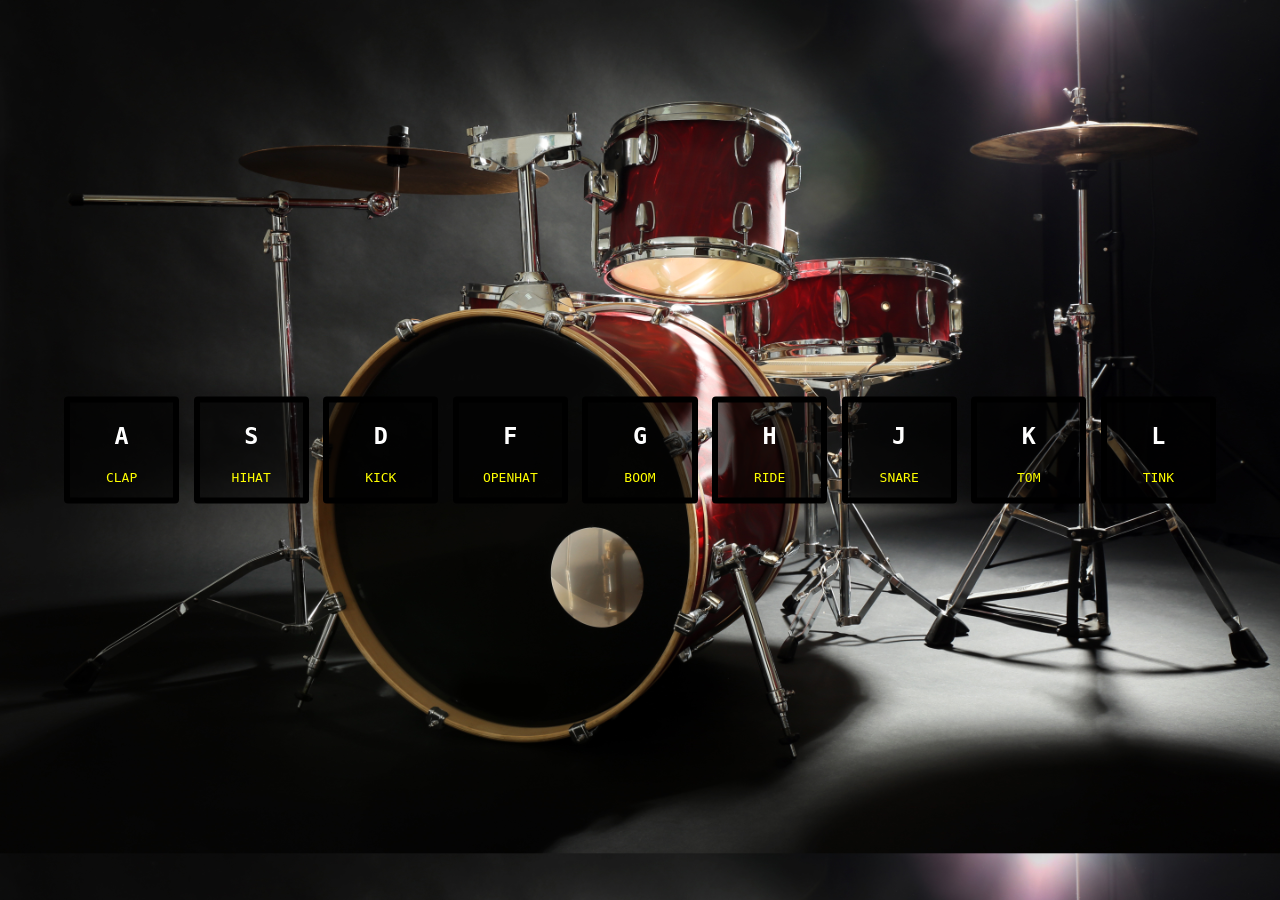
<file: 1/index.html>
<!DOCTYPE html>
<html>
  <head>
    <meta charset="utf-8">
    <title>Drum Kit</title>
    <link rel="stylesheet" href="./css/style.css">
    <script src="./js/drum.js" charset="utf-8"></script>
    <script src="./js/main.js" charset="utf-8"></script>
  </head>
  <body>
    <div class="drums">
      <div class="drum key-65">
        <h2>A</h2>
        <p>CLAP</p>
      </div>
      <div class="drum key-83">
        <h2>S</h2>
        <p>HIHAT</p>
      </div>
      <div class="drum key-68">
        <h2>D</h2>
        <p>KICK</p>
      </div>
      <div class="drum key-70">
        <h2>F</h2>
        <p>OPENHAT</p>
      </div>
      <div class="drum key-71">
        <h2>G</h2>
        <p>BOOM</p>
      </div>
      <div class="drum key-72">
        <h2>H</h2>
        <p>RIDE</p>
      </div>
      <div class="drum key-74">
        <h2>J</h2>
        <p>SNARE</p>
      </div>
      <div class="drum key-75">
        <h2>K</h2>
        <p>TOM</p>
      </div>
      <div class="drum key-76">
        <h2>L</h2>
        <p>TINK</p>
      </div>
    </div>
  </body>
</html>
</file>
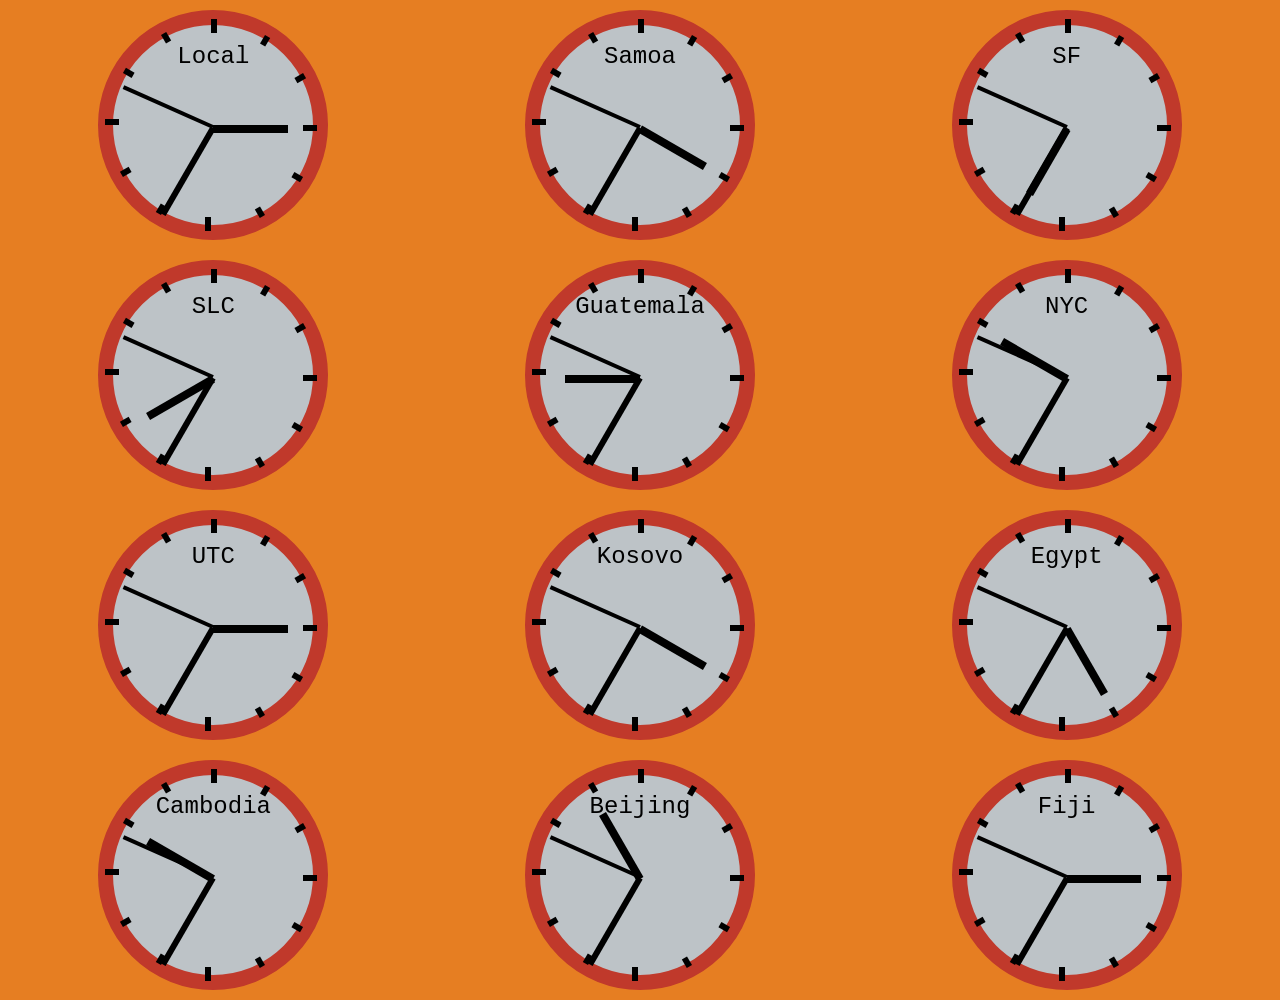
<file: 2/index.html>
<!DOCTYPE html>
<html>
  <head>
    <meta charset="utf-8">
    <title>Clock</title>
    <link rel="stylesheet" href="./css/style.css">
    <script src="./js/bundle.js" charset="utf-8"></script>
  </head>
  <body class="carrot-bg">
    <div class="clocks">
    </div>
    <div class="hidden" id="clock-template">
      <div class="col-4 pos-r clock-container">
        <div class="clock center silver-bg pomegranate-border">
          <div class="face">
            <h3>UTC</h3>
            <div class="hour-hand pos-a black-border"></div>
            <div class="minute-hand pos-a black-border"></div>
            <div class="second-hand pos-a black-border"></div>
            <div class="mark pos-a black-border twelve"></div>
            <div class="mark pos-a black-border small one"></div>
            <div class="mark pos-a black-border small two"></div>
            <div class="mark pos-a black-border three"></div>
            <div class="mark pos-a black-border small four"></div>
            <div class="mark pos-a black-border small five"></div>
            <div class="mark pos-a black-border six"></div>
            <div class="mark pos-a black-border small seven"></div>
            <div class="mark pos-a black-border small eight"></div>
            <div class="mark pos-a black-border nine"></div>
            <div class="mark pos-a black-border small ten"></div>
            <div class="mark pos-a black-border small eleven"></div>
          </div>
        </div>
      </div>
    </div>
  </body>
</html>
</file>
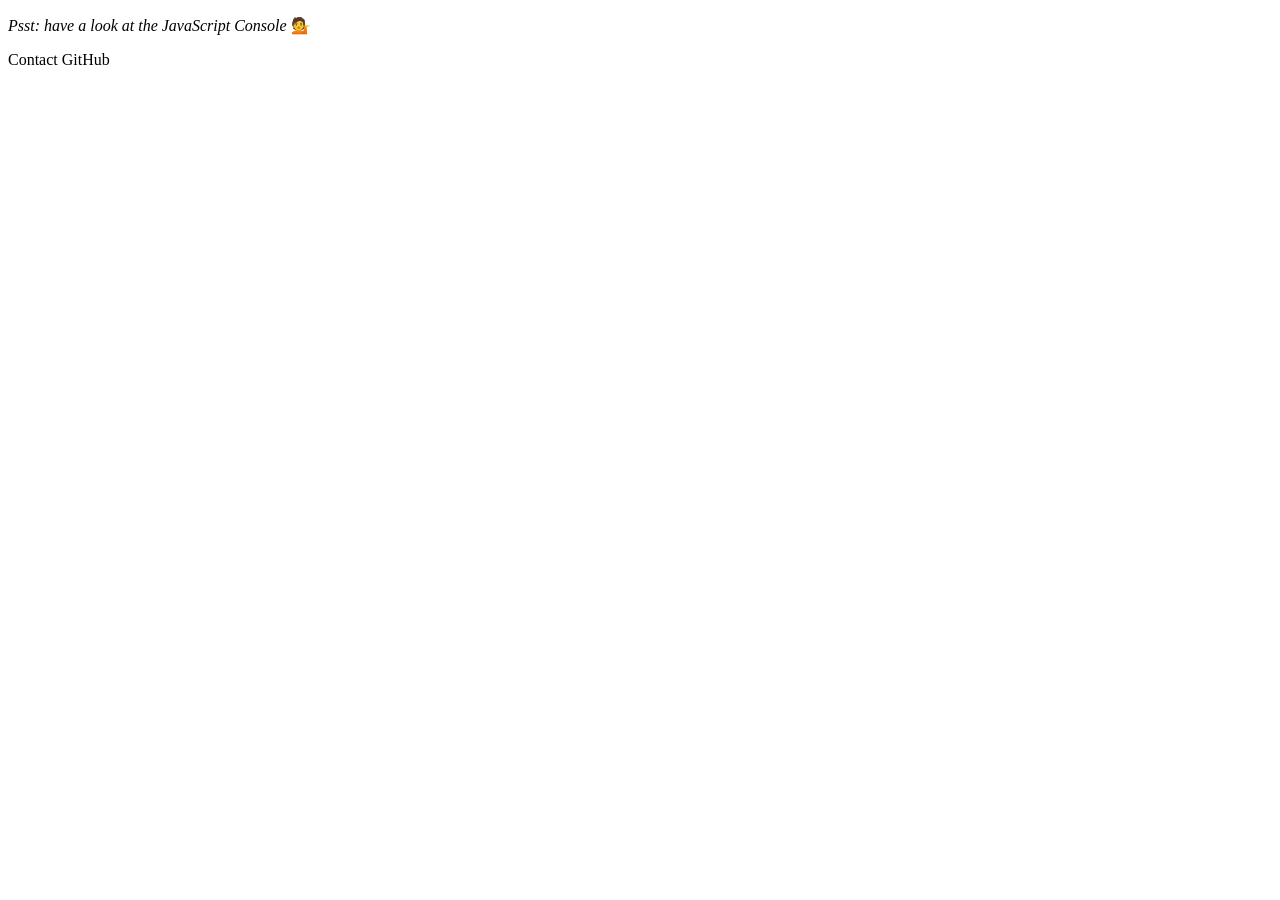
<file: 4/index.html>
<!DOCTYPE html>
<html lang="en">
<head>
  <meta charset="UTF-8">
  <title>Array Cardio 💪</title>
</head>
<body>
  <p><em>Psst: have a look at the JavaScript Console</em> 💁</p>
  <script>
    // Get your shorts on - this is an array workout!
    // ## Array Cardio Day 1
    // Some data we can work with
    const inventors = [
      { first: 'Albert', last: 'Einstein', year: 1879, passed: 1955 },
      { first: 'Isaac', last: 'Newton', year: 1643, passed: 1727 },
      { first: 'Galileo', last: 'Galilei', year: 1564, passed: 1642 },
      { first: 'Marie', last: 'Curie', year: 1867, passed: 1934 },
      { first: 'Johannes', last: 'Kepler', year: 1571, passed: 1630 },
      { first: 'Nicolaus', last: 'Copernicus', year: 1473, passed: 1543 },
      { first: 'Max', last: 'Planck', year: 1858, passed: 1947 },
      { first: 'Katherine', last: 'Blodgett', year: 1898, passed: 1979 },
      { first: 'Ada', last: 'Lovelace', year: 1815, passed: 1852 },
      { first: 'Sarah E.', last: 'Goode', year: 1855, passed: 1905 },
      { first: 'Lise', last: 'Meitner', year: 1878, passed: 1968 },
      { first: 'Hanna', last: 'Hammarström', year: 1829, passed: 1909 }
    ];

    const people = ['Beck, Glenn', 'Becker, Carl', 'Beckett, Samuel', 'Beddoes, Mick', 'Beecher, Henry', 'Beethoven, Ludwig', 'Begin, Menachem', 'Belloc, Hilaire', 'Bellow, Saul', 'Benchley, Robert', 'Benenson, Peter', 'Ben-Gurion, David', 'Benjamin, Walter', 'Benn, Tony', 'Bennington, Chester', 'Benson, Leana', 'Bent, Silas', 'Bentsen, Lloyd', 'Berger, Ric', 'Bergman, Ingmar', 'Berio, Luciano', 'Berle, Milton', 'Berlin, Irving', 'Berne, Eric', 'Bernhard, Sandra', 'Berra, Yogi', 'Berry, Halle', 'Berry, Wendell', 'Bethea, Erin', 'Bevan, Aneurin', 'Bevel, Ken', 'Biden, Joseph', 'Bierce, Ambrose', 'Biko, Steve', 'Billings, Josh', 'Biondo, Frank', 'Birrell, Augustine', 'Black, Elk', 'Blair, Robert', 'Blair, Tony', 'Blake, William'];
    // Array.prototype.filter()
    // 1. Filter the list of inventors for those who were born in the 1500's

    const fifteenHundredsInventers = inventors.filter( inventor => (
      inventor.year >= 1500 && inventor.year < 1600
    ));

    console.table(fifteenHundredsInventers);

    // Array.prototype.map()
    // 2. Give us an array of the inventors' first and last names

    const inventorNames = inventors.map( inventor => `${inventor.first} ${inventor.last}`);

    console.log(inventorNames);

    // Array.prototype.sort()
    // 3. Sort the inventors by birthdate, oldest to youngest

    inventors.sort( (a, b) => a.year - b.year );

    console.table(inventors);

    // Array.prototype.reduce()
    // 4. How many years did all the inventors live?

    const yearsLived = inventor => inventor.passed - inventor.year;

    const totalYears = inventors.reduce( (total, inventor) => total + yearsLived(inventor), 0 );
    console.log(totalYears);

    // 5. Sort the inventors by years lived

    inventors.sort( (a, b) => yearsLived(b) - yearsLived(a) );

    console.table(inventors);

    // 6. create a list of Boulevards in Paris that contain 'de' anywhere in the name
    // https://en.wikipedia.org/wiki/Category:Boulevards_in_Paris

    /*
    const parent = document.querySelector('.mw-category');
    const boulevards = Array.from(parent.querySelectorAll('a'));
    const names = boulevards.map( b => b.innerText );
    let results2 = names.filter( name => name.match(/de/))
    console.log(results2);
    */

    // 7. sort Exercise
    // Sort the people alphabetically by last name
    const lastName = person => person.split(',')[0];
    people.sort( (a, b) => lastName(a) < lastName(b) ? -1 : 1 );

    console.log(people);
    
    // 8. Reduce Exercise
    // Sum up the instances of each of these
    const data = ['car', 'car', 'truck', 'truck', 'bike', 'walk', 'car', 'van', 'bike', 'walk', 'car', 'van', 'car', 'truck' ];
    console.log('where are we?');

    const instances = data.reduce( (items, vehicle) => {
      items[vehicle] ? items[vehicle]++ : items[vehicle] = 1
      return items;
    }, {});

    console.log(instances);
  </script>
</body>
</html>
Contact GitHub
</file>
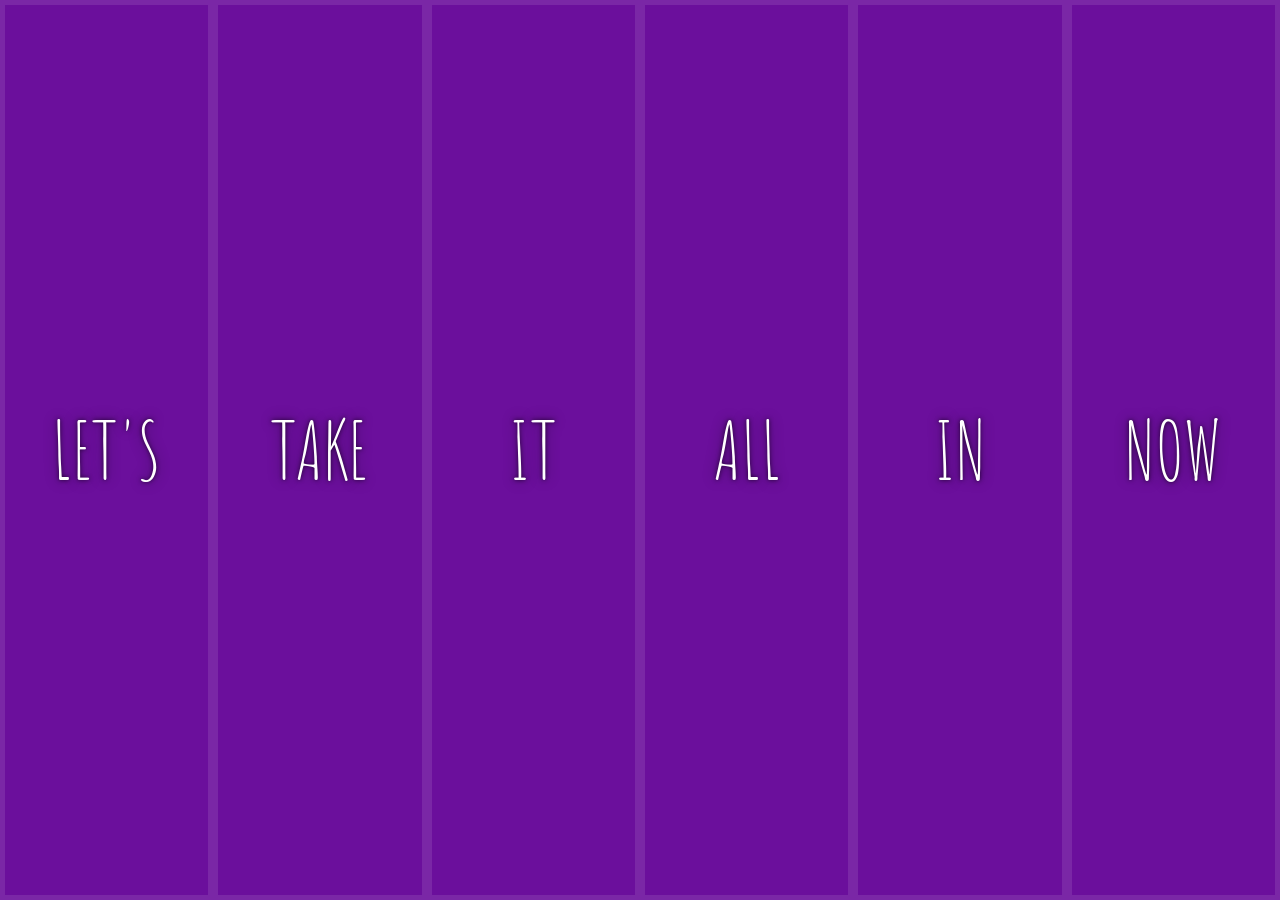
<file: 5/index.html>
<!DOCTYPE html>
<html>
  <head>
    <meta charset="utf-8">
    <title>Image Gallery</title>
    <link href='https://fonts.googleapis.com/css?family=Amatic+SC' rel='stylesheet' type='text/css'>
    <link rel="stylesheet" href="./css/style.css">
    <script src="./js/bundle.js" charset="utf-8"></script>
  </head>
  <body>
    <div class="panels">
    </div>
  </body>
</html>
</file>
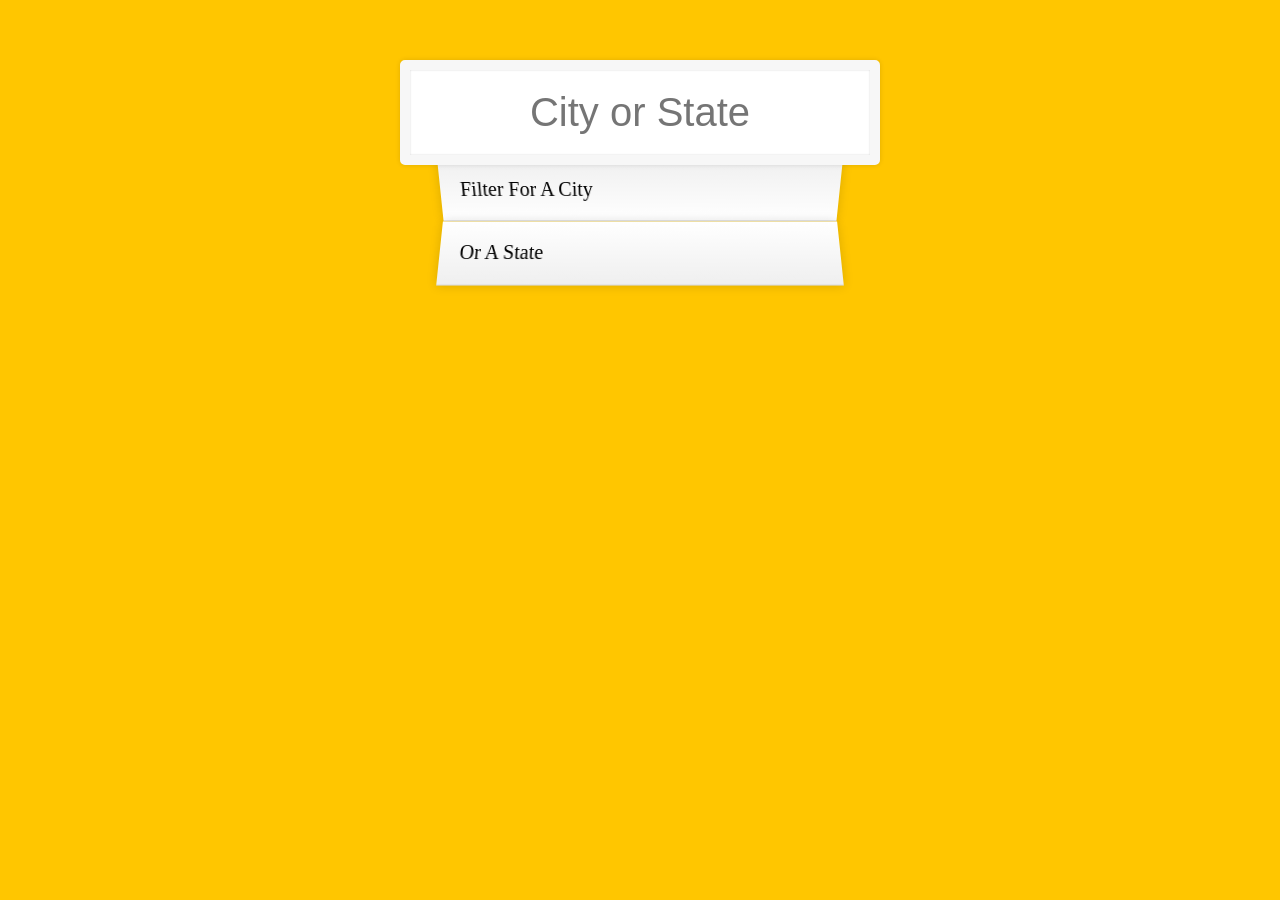
<file: 6/index.html>
<!DOCTYPE html>
<html>
  <head>
    <meta charset="utf-8">
    <title>Typeahead</title>
    <link rel="stylesheet" href="./css/style.css">
    <script src="./js/bundle.js" charset="utf-8"></script>
  </head>
  <body>
    <form class="search-form">
      <input type="text" class="search" id="city" placeholder="City or State">
      <ul class="suggestions">
        <li>Filter for a city</li>
        <li>or a state</li>
      </ul>
    </form>
  </body>
</html>
</file>
<file: 1/css/style.css>
body {
  background: url(../img/drums.jpeg);
  background-size: cover;
}

.drums {
  position: absolute;
  left: 50%;
  top: 50%;
  transform: translate(-50%, -50%);
  display: flex;
  justify-content: space-between;
  width: 90%;
}

.drum {
  box-sizing: border-box;
  width: 10%;
  text-align: center;
  border-radius: 4px;
  border: 6px solid black;
  background: rgba(0, 0, 0, 0.6);
  transition: 0.07s;
  cursor: pointer;
}

.drum h2 {
  color: white;
  font-size: 1.8em;
  font-family: monospace;
}

.drum p {
  color: yellow;
  font-family: monospace;
}

.drum.playing {
  border-color: yellow;
  background: rgba(255,255,255,0.6);
  transform: scale(1.1);
}

.drum.playing h2 {
  color: black;

}
</file>
<file: 2/css/style.css>
html, body, div, span, applet, object, iframe,
h1, h2, h3, h4, h5, h6, p, blockquote, pre,
a, abbr, acronym, address, big, cite, code,
del, dfn, em, img, ins, kbd, q, s, samp,
small, strike, strong, sub, sup, tt, var,
b, u, i, center,
dl, dt, dd, ol, ul, li,
fieldset, form, label, legend,
table, caption, tbody, tfoot, thead, tr, th, td,
article, aside, canvas, details, embed,
figure, figcaption, footer, header, hgroup,
menu, nav, output, ruby, section, summary,
time, mark, audio, video {
  margin: 0;
  padding: 0;
  border: 0;
  font-size: 100%;
  font: inherit;
  vertical-align: baseline; }

/* HTML5 display-role reset for older browsers */
article, aside, details, figcaption, figure,
footer, header, hgroup, menu, nav, section {
  display: block; }

body {
  line-height: 1; }

ol, ul {
  list-style: none; }

blockquote, q {
  quotes: none; }

blockquote:before, blockquote:after,
q:before, q:after {
  content: '';
  content: none; }

table {
  border-collapse: collapse;
  border-spacing: 0; }

a, a:hover {
  text-decoration: none; }

.row {
  margin: 0;
  padding: 0;
  width: 100%; }

.clearfix:after, .row:after {
  content: "";
  display: 'block';
  clear: both; }

.col-1 {
  width: 8.33333%;
  float: left;
  display: block;
  margin: 0;
  padding: 0;
  box-sizing: border-box; }

.col-offset-1 {
  margin-left: 8.33333%; }

.col-2 {
  width: 16.66667%;
  float: left;
  display: block;
  margin: 0;
  padding: 0;
  box-sizing: border-box; }

.col-offset-2 {
  margin-left: 16.66667%; }

.col-3 {
  width: 25%;
  float: left;
  display: block;
  margin: 0;
  padding: 0;
  box-sizing: border-box; }

.col-offset-3 {
  margin-left: 25%; }

.col-4 {
  width: 33.33333%;
  float: left;
  display: block;
  margin: 0;
  padding: 0;
  box-sizing: border-box; }

.col-offset-4 {
  margin-left: 33.33333%; }

.col-5 {
  width: 41.66667%;
  float: left;
  display: block;
  margin: 0;
  padding: 0;
  box-sizing: border-box; }

.col-offset-5 {
  margin-left: 41.66667%; }

.col-6 {
  width: 50%;
  float: left;
  display: block;
  margin: 0;
  padding: 0;
  box-sizing: border-box; }

.col-offset-6 {
  margin-left: 50%; }

.col-7 {
  width: 58.33333%;
  float: left;
  display: block;
  margin: 0;
  padding: 0;
  box-sizing: border-box; }

.col-offset-7 {
  margin-left: 58.33333%; }

.col-8 {
  width: 66.66667%;
  float: left;
  display: block;
  margin: 0;
  padding: 0;
  box-sizing: border-box; }

.col-offset-8 {
  margin-left: 66.66667%; }

.col-9 {
  width: 75%;
  float: left;
  display: block;
  margin: 0;
  padding: 0;
  box-sizing: border-box; }

.col-offset-9 {
  margin-left: 75%; }

.col-10 {
  width: 83.33333%;
  float: left;
  display: block;
  margin: 0;
  padding: 0;
  box-sizing: border-box; }

.col-offset-10 {
  margin-left: 83.33333%; }

.col-11 {
  width: 91.66667%;
  float: left;
  display: block;
  margin: 0;
  padding: 0;
  box-sizing: border-box; }

.col-offset-11 {
  margin-left: 91.66667%; }

.col-12 {
  width: 100%;
  float: left;
  display: block;
  margin: 0;
  padding: 0;
  box-sizing: border-box; }

.col-offset-12 {
  margin-left: 100%; }

.text-center {
  text-align: center; }

.text-right {
  text-align: right; }

.text-left {
  text-align: left; }

.p {
  padding: 20px; }

.p-l {
  padding-left: 20px; }

.p-r {
  padding-right: 20px; }

.p-t {
  padding-top: 20px; }

.p-b {
  padding-bottom: 20px; }

.p-xs {
  padding: 5px; }

.p-l-xs {
  padding-left: 5px; }

.p-r-xs {
  padding-right: 5px; }

.p-t-xs {
  padding-top: 5px; }

.p-b-xs {
  padding-bottom: 5px; }

.p-sm {
  padding: 10px; }

.p-l-sm {
  padding-left: 10px; }

.p-r-sm {
  padding-right: 10px; }

.p-t-sm {
  padding-top: 10px; }

.p-b-sm {
  padding-bottom: 10px; }

.p-md {
  padding: 30px; }

.p-l-md {
  padding-left: 30px; }

.p-r-md {
  padding-right: 30px; }

.p-t-md {
  padding-top: 30px; }

.p-b-md {
  padding-bottom: 30px; }

.p-lg {
  padding: 40px; }

.p-l-lg {
  padding-left: 40px; }

.p-r-lg {
  padding-right: 40px; }

.p-t-lg {
  padding-top: 40px; }

.p-b-lg {
  padding-bottom: 40px; }

.p-xl {
  padding: 60px; }

.p-l-xl {
  padding-left: 60px; }

.p-r-xl {
  padding-right: 60px; }

.p-t-xl {
  padding-top: 60px; }

.p-b-xl {
  padding-bottom: 60px; }

.m {
  margin: 20px; }

.m-l {
  margin-left: 20px; }

.m-r {
  margin-right: 20px; }

.m-t {
  margin-top: 20px; }

.m-b {
  margin-bottom: 20px; }

.m-xs {
  margin: 5px; }

.m-l-xs {
  margin-left: 5px; }

.m-r-xs {
  margin-right: 5px; }

.m-t-xs {
  margin-top: 5px; }

.m-b-xs {
  margin-bottom: 5px; }

.m-sm {
  margin: 10px; }

.m-l-sm {
  margin-left: 10px; }

.m-r-sm {
  margin-right: 10px; }

.m-t-sm {
  margin-top: 10px; }

.m-b-sm {
  margin-bottom: 10px; }

.m-md {
  margin: 30px; }

.m-l-md {
  margin-left: 30px; }

.m-r-md {
  margin-right: 30px; }

.m-t-md {
  margin-top: 30px; }

.m-b-md {
  margin-bottom: 30px; }

.m-lg {
  margin: 40px; }

.m-l-lg {
  margin-left: 40px; }

.m-r-lg {
  margin-right: 40px; }

.m-t-lg {
  margin-top: 40px; }

.m-b-lg {
  margin-bottom: 40px; }

.m-xl {
  margin: 60px; }

.m-l-xl {
  margin-left: 60px; }

.m-r-xl {
  margin-right: 60px; }

.m-t-xl {
  margin-top: 60px; }

.m-b-xl {
  margin-bottom: 60px; }

.pos-r {
  position: relative; }

.pos-a {
  position: absolute; }

.pos-f {
  position: fixed; }

.pos-s {
  position: static; }

.lightgrey-bg {
  background-color: #95a5a6; }

.lightgrey-font {
  color: #95a5a6; }

.lightgrey-border {
  border-color: #95a5a6; }

.lightgrey-font-hover:hover {
  color: #95a5a6; }

.lightgrey-bg-hover:hover {
  background-color: #95a5a6; }

.lightgrey-border-hover:hover {
  border-color: #95a5a6; }

.grey-bg {
  background-color: #7f8c8d; }

.grey-font {
  color: #7f8c8d; }

.grey-border {
  border-color: #7f8c8d; }

.grey-font-hover:hover {
  color: #7f8c8d; }

.grey-bg-hover:hover {
  background-color: #7f8c8d; }

.grey-border-hover:hover {
  border-color: #7f8c8d; }

.darkgrey-bg {
  background-color: #333; }

.darkgrey-font {
  color: #333; }

.darkgrey-border {
  border-color: #333; }

.darkgrey-font-hover:hover {
  color: #333; }

.darkgrey-bg-hover:hover {
  background-color: #333; }

.darkgrey-border-hover:hover {
  border-color: #333; }

.black-bg {
  background-color: #000; }

.black-font {
  color: #000; }

.black-border {
  border-color: #000; }

.black-font-hover:hover {
  color: #000; }

.black-bg-hover:hover {
  background-color: #000; }

.black-border-hover:hover {
  border-color: #000; }

.white-bg {
  background-color: #fff; }

.white-font {
  color: #fff; }

.white-border {
  border-color: #fff; }

.white-font-hover:hover {
  color: #fff; }

.white-bg-hover:hover {
  background-color: #fff; }

.white-border-hover:hover {
  border-color: #fff; }

.red-bg {
  background-color: #e74c3c; }

.red-font {
  color: #e74c3c; }

.red-border {
  border-color: #e74c3c; }

.red-font-hover:hover {
  color: #e74c3c; }

.red-bg-hover:hover {
  background-color: #e74c3c; }

.red-border-hover:hover {
  border-color: #e74c3c; }

.turquoise-bg {
  background-color: #1abc9c; }

.turquoise-font {
  color: #1abc9c; }

.turquoise-border {
  border-color: #1abc9c; }

.turquoise-font-hover:hover {
  color: #1abc9c; }

.turquoise-bg-hover:hover {
  background-color: #1abc9c; }

.turquoise-border-hover:hover {
  border-color: #1abc9c; }

.emerald-bg {
  background-color: #2ecc71; }

.emerald-font {
  color: #2ecc71; }

.emerald-border {
  border-color: #2ecc71; }

.emerald-font-hover:hover {
  color: #2ecc71; }

.emerald-bg-hover:hover {
  background-color: #2ecc71; }

.emerald-border-hover:hover {
  border-color: #2ecc71; }

.lightblue-bg {
  background-color: #3498db; }

.lightblue-font {
  color: #3498db; }

.lightblue-border {
  border-color: #3498db; }

.lightblue-font-hover:hover {
  color: #3498db; }

.lightblue-bg-hover:hover {
  background-color: #3498db; }

.lightblue-border-hover:hover {
  border-color: #3498db; }

.blue-bg {
  background-color: #2980b9; }

.blue-font {
  color: #2980b9; }

.blue-border {
  border-color: #2980b9; }

.blue-font-hover:hover {
  color: #2980b9; }

.blue-bg-hover:hover {
  background-color: #2980b9; }

.blue-border-hover:hover {
  border-color: #2980b9; }

.amethyst-bg {
  background-color: #9b59b6; }

.amethyst-font {
  color: #9b59b6; }

.amethyst-border {
  border-color: #9b59b6; }

.amethyst-font-hover:hover {
  color: #9b59b6; }

.amethyst-bg-hover:hover {
  background-color: #9b59b6; }

.amethyst-border-hover:hover {
  border-color: #9b59b6; }

.lightblack-bg {
  background-color: #34495e; }

.lightblack-font {
  color: #34495e; }

.lightblack-border {
  border-color: #34495e; }

.lightblack-font-hover:hover {
  color: #34495e; }

.lightblack-bg-hover:hover {
  background-color: #34495e; }

.lightblack-border-hover:hover {
  border-color: #34495e; }

.carrot-bg {
  background-color: #e67e22; }

.carrot-font {
  color: #e67e22; }

.carrot-border {
  border-color: #e67e22; }

.carrot-font-hover:hover {
  color: #e67e22; }

.carrot-bg-hover:hover {
  background-color: #e67e22; }

.carrot-border-hover:hover {
  border-color: #e67e22; }

.yellow-bg {
  background-color: #f1c40f; }

.yellow-font {
  color: #f1c40f; }

.yellow-border {
  border-color: #f1c40f; }

.yellow-font-hover:hover {
  color: #f1c40f; }

.yellow-bg-hover:hover {
  background-color: #f1c40f; }

.yellow-border-hover:hover {
  border-color: #f1c40f; }

.orange-bg {
  background-color: #f39c12; }

.orange-font {
  color: #f39c12; }

.orange-border {
  border-color: #f39c12; }

.orange-font-hover:hover {
  color: #f39c12; }

.orange-bg-hover:hover {
  background-color: #f39c12; }

.orange-border-hover:hover {
  border-color: #f39c12; }

.darkorange-bg {
  background-color: #d35400; }

.darkorange-font {
  color: #d35400; }

.darkorange-border {
  border-color: #d35400; }

.darkorange-font-hover:hover {
  color: #d35400; }

.darkorange-bg-hover:hover {
  background-color: #d35400; }

.darkorange-border-hover:hover {
  border-color: #d35400; }

.silver-bg {
  background-color: #bdc3c7; }

.silver-font {
  color: #bdc3c7; }

.silver-border {
  border-color: #bdc3c7; }

.silver-font-hover:hover {
  color: #bdc3c7; }

.silver-bg-hover:hover {
  background-color: #bdc3c7; }

.silver-border-hover:hover {
  border-color: #bdc3c7; }

.darkblue-bg {
  background-color: #2c3e50; }

.darkblue-font {
  color: #2c3e50; }

.darkblue-border {
  border-color: #2c3e50; }

.darkblue-font-hover:hover {
  color: #2c3e50; }

.darkblue-bg-hover:hover {
  background-color: #2c3e50; }

.darkblue-border-hover:hover {
  border-color: #2c3e50; }

.clouds-bg {
  background-color: #ecf0f1; }

.clouds-font {
  color: #ecf0f1; }

.clouds-border {
  border-color: #ecf0f1; }

.clouds-font-hover:hover {
  color: #ecf0f1; }

.clouds-bg-hover:hover {
  background-color: #ecf0f1; }

.clouds-border-hover:hover {
  border-color: #ecf0f1; }

.pomegranate-bg {
  background-color: #c0392b; }

.pomegranate-font {
  color: #c0392b; }

.pomegranate-border {
  border-color: #c0392b; }

.pomegranate-font-hover:hover {
  color: #c0392b; }

.pomegranate-bg-hover:hover {
  background-color: #c0392b; }

.pomegranate-border-hover:hover {
  border-color: #c0392b; }

.pink-bg {
  background-color: #ffc0cb; }

.pink-font {
  color: #ffc0cb; }

.pink-border {
  border-color: #ffc0cb; }

.pink-font-hover:hover {
  color: #ffc0cb; }

.pink-bg-hover:hover {
  background-color: #ffc0cb; }

.pink-border-hover:hover {
  border-color: #ffc0cb; }

h1 {
  font-size: 36px; }

h2 {
  font-size: 27px; }

h3 {
  font-size: 24px; }

h4 {
  font-size: 22.5px; }

h5 {
  font-size: 21.6px; }

h6 {
  font-size: 21px; }

.bold {
  font-weight: bold; }

.bold-hover:hover {
  font-weight: bold; }

.underline {
  text-decoration: underline; }

.underline-hover:hover {
  text-decoration: underline; }

.pull-right {
  float: right; }

.pull-left {
  float: left; }

.center {
  position: absolute;
  top: 50%;
  left: 50%;
  transform: translate(-50%, -50%); }

.hidden {
  display: none; }

.clocks {
  height: 200px; }
  .clocks .clock-container {
    height: 250px; }
  .clocks .clock {
    border-width: 15px;
    border-style: solid;
    border-radius: 50%;
    width: 200px;
    height: 200px; }
    .clocks .clock .face h3 {
      position: absolute;
      font-family: monospace;
      left: 50%;
      top: 10%;
      transform: translateX(-50%); }
    .clocks .clock .face div {
      border-style: solid;
      left: 50%;
      top: 50%;
      width: calc(50% - 6px);
      transform-origin: left;
      transition: 0.5s;
      transition-timing-function: cubic-bezier(0.1, 2.7, 0.58, 1); }
      .clocks .clock .face div.hour-hand {
        width: 33.333%;
        border-width: 4px; }
      .clocks .clock .face div.minute-hand {
        border-width: 3px; }
      .clocks .clock .face div.second-hand {
        border-width: 2px; }
      .clocks .clock .face div.mark {
        transition: none;
        width: 8px;
        left: 190px;
        border-width: 3px;
        transform-origin: -92px 0; }
        .clocks .clock .face div.mark.twelve {
          transform: rotate(270deg); }
        .clocks .clock .face div.mark.six {
          transform: rotate(90deg); }
        .clocks .clock .face div.mark.nine {
          transform: rotate(180deg); }
        .clocks .clock .face div.mark.small {
          width: 4px;
          left: 194px;
          transform-origin: -94px 0; }
          .clocks .clock .face div.mark.small.one {
            transform: rotate(-60deg); }
          .clocks .clock .face div.mark.small.two {
            transform: rotate(-30deg); }
          .clocks .clock .face div.mark.small.four {
            transform: rotate(30deg); }
          .clocks .clock .face div.mark.small.five {
            transform: rotate(60deg); }
          .clocks .clock .face div.mark.small.seven {
            transform: rotate(120deg); }
          .clocks .clock .face div.mark.small.eight {
            transform: rotate(150deg); }
          .clocks .clock .face div.mark.small.ten {
            transform: rotate(210deg); }
          .clocks .clock .face div.mark.small.eleven {
            transform: rotate(240deg); }

/*# sourceMappingURL=style.css.map*/
</file>
<file: 5/css/style.css>
html {
  box-sizing: border-box;
  background: #ffc600;
  font-family: 'helvetica neue';
  font-size: 20px;
  font-weight: 200; }

body {
  margin: 0; }

*, *:before, *:after {
  box-sizing: inherit; }

.panels {
  min-height: 100vh;
  overflow: hidden;
  display: flex; }

.panel {
  background: #6B0F9C;
  box-shadow: inset 0 0 0 5px rgba(255, 255, 255, 0.1);
  color: white;
  text-align: center;
  align-items: center;
  /* Safari transitionend event.propertyName === flex */
  /* Chrome + FF transitionend event.propertyName === flex-grow */
  transition: font-size 0.7s cubic-bezier(0.61, -0.19, 0.7, -0.11), flex 0.7s cubic-bezier(0.61, -0.19, 0.7, -0.11), background 0.2s;
  font-size: 20px;
  background-size: cover;
  background-position: center;
  flex: 1;
  justify-content: center;
  display: flex;
  flex-direction: column; }

/* Flex Items */
.panel > * {
  margin: 0;
  width: 100%;
  transition: transform 0.5s;
  flex: 1 0 auto;
  display: flex;
  justify-content: center;
  align-items: center; }

.panel > *:first-child {
  transform: translateY(-100%); }

.panel.open-active > *:first-child {
  transform: translateY(0); }

.panel > *:last-child {
  transform: translateY(100%); }

.panel.open-active > *:last-child {
  transform: translateY(0); }

.panel p {
  text-transform: uppercase;
  font-family: 'Amatic SC', cursive;
  text-shadow: 0 0 4px rgba(0, 0, 0, 0.72), 0 0 14px rgba(0, 0, 0, 0.45);
  font-size: 2em; }

.panel p:nth-child(2) {
  font-size: 4em; }

.panel.open {
  flex: 5;
  font-size: 40px; }

.cta {
  color: white;
  text-decoration: none; }

/*# sourceMappingURL=style.css.map*/
</file>
<file: 6/css/style.css>
html {
  box-sizing: border-box;
  background: #ffc600;
  font-family: 'helvetica neue';
  font-size: 20px;
  font-weight: 200; }

*, *:before, *:after {
  box-sizing: inherit; }

input {
  width: 100%;
  padding: 20px; }
  input.search {
    margin: 0;
    text-align: center;
    outline: 0;
    border: 10px solid #F7F7F7;
    width: 120%;
    left: -10%;
    position: relative;
    top: 10px;
    z-index: 2;
    border-radius: 5px;
    font-size: 40px;
    box-shadow: 0 0 5px rgba(0, 0, 0, 0.12), inset 0 0 2px rgba(0, 0, 0, 0.19); }

.search-form {
  max-width: 400px;
  margin: 50px auto; }

.suggestions {
  margin: 0;
  padding: 0;
  position: relative;
  /*perspective:20px;*/ }
  .suggestions li {
    background: white;
    list-style: none;
    border-bottom: 1px solid #D8D8D8;
    box-shadow: 0 0 10px rgba(0, 0, 0, 0.14);
    margin: 0;
    padding: 20px;
    transition: background 0.2s;
    display: flex;
    justify-content: space-between;
    text-transform: capitalize; }
  .suggestions li:nth-child(even) {
    transform: perspective(100px) rotateX(3deg) translateY(2px) scale(1.001);
    background: linear-gradient(to bottom, #ffffff 0%, #EFEFEF 100%); }
  .suggestions li:nth-child(odd) {
    transform: perspective(100px) rotateX(-3deg) translateY(3px);
    background: linear-gradient(to top, #ffffff 0%, #EFEFEF 100%); }

span.population {
  font-size: 15px; }

.details {
  text-align: center;
  font-size: 15px; }

.hl {
  background: #ffc600; }

.love {
  text-align: center; }

a {
  color: black;
  background: rgba(0, 0, 0, 0.1);
  text-decoration: none; }

/*# sourceMappingURL=style.css.map*/
</file>
